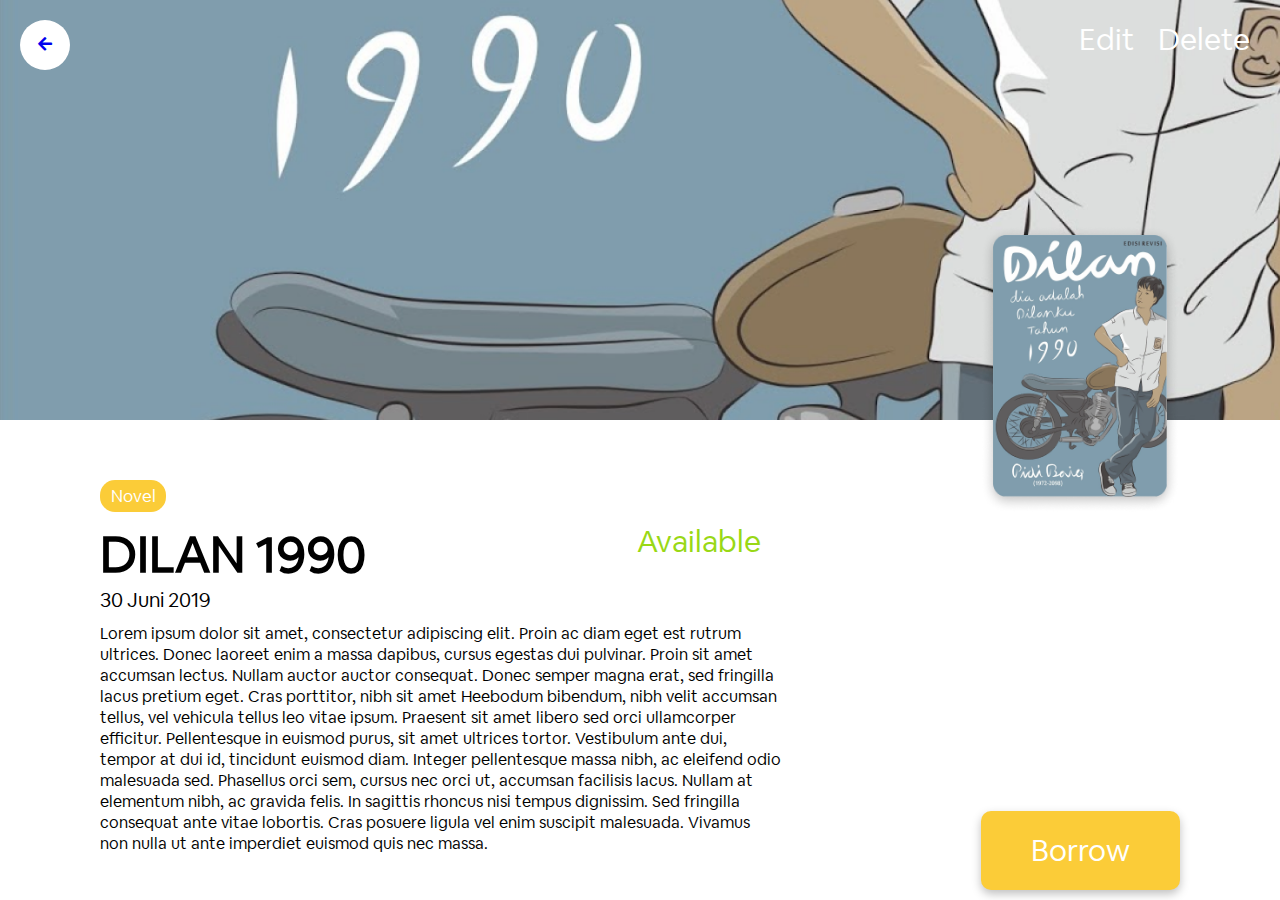
<file: book_detail.html>
<!DOCTYPE html>
<html lang="en">
<head>
	<meta charset="utf-8">
	<meta name="viewport" content="width=device-width, initial-scale=1, shrink-to-fit=no">
	<title>Book Detail</title>
	<link href="https://fonts.googleapis.com/css?family=Montserrat|Open+Sans&display=swap" rel="stylesheet">
	<link rel="stylesheet" type="text/css" href="https://cdnjs.cloudflare.com/ajax/libs/font-awesome/5.12.1/css/all.min.css">
	<link rel="stylesheet" href="assets/css/book_detail.css">
</head>
<body>
	<div class="container">
		<div class="thumbnail">
			<img src="assets/img/book-cover.png" alt="" class="img-thumbnail">
		</div>
		<header id="background">	
			<nav id="nav-bg">
				<div class="nav-arrow">
					<a href="home.html">
						<i class="fas fa-arrow-left"></i>
					</a>	
				</div>
				<div class="nav-admin-container">
					<a class="nav-admin" id="edit-btn">Edit</a>
						<div id="edit-modal" class="modal">
							<div class="edit-modal-content">
								<div class="modal-header">
									<span class="close"><i class="fas fa-times"></i></span>
									<h2>Edit Data</h2>
								</div>
								<div class="modal-body">
									<form action="" class="modal-form">
										<div class="form-group">
											<label for="url" class="form-label">Url Image</label>
											<input type="text" class="form-input" name="url" id="url" placeholder="http://gambar.com/dilan.jpg">
										</div>
										<div class="form-group">
											<label for="title" class="form-label">Title</label>
											<input type="text" class="form-input" name="title" id="title" placeholder="Dilan 1990">
										</div>
										<div class="form-group">
											<label for="description" class="form-label">Description</label>
											<textarea name="description" class="form-input" id="description" rows="5">Lorem ipsum dolor sit amet, consectetur adipiscing elit. Proin ac diam eget est rutrum ultrices. Donec laoreet enim a massa dapibus, cursus egestas dui pulvinar.</textarea>
										</div>
										<div class="form-group modal-btn">
											<button type="submit" class="submit-btn">Save</button>
										</div>
									</form>
								</div>
							</div>
						</div>
					<a class="nav-admin" id="delete-btn">Delete</a>
						<div id="delete-modal" class="modal">
							<div class="delete-modal-content">
								<div class="modal-header">
									<span class="close"><i class="fas fa-times"></i></span>
								</div>
								<div class="delete-modal-body">
									<img src="assets/img/checked.png" alt="">
									<p>Data <b>Dilan 1990</b> berhasil dihapus!</p>
								</div>
							</div>
						</div>
				</div>
			</nav>
		</header>
		<main>
			<article>
				<section class="detail">
					<div class="genre">
						<span>Novel</span>
					</div>
					<div class="book-detail">
						<div class="book-title">
							<h3>DILAN 1990</h3>
							<p id="date">30 Juni 2019</p>
						</div>
						<div class="book-status">
							<span>Available</span>
						</div>
					</div>
					<div class="synopsys">
						Lorem ipsum dolor sit amet, consectetur adipiscing elit. Proin ac diam eget est rutrum ultrices. Donec laoreet enim a massa dapibus, cursus egestas dui pulvinar. Proin sit amet accumsan lectus. Nullam auctor auctor consequat. Donec semper magna erat, sed fringilla lacus pretium eget. Cras porttitor, nibh sit amet Heebodum bibendum, nibh velit accumsan tellus, vel vehicula tellus leo vitae ipsum. Praesent sit amet libero sed orci ullamcorper efficitur. Pellentesque in euismod purus, sit amet ultrices tortor. Vestibulum ante dui, tempor at dui id, tincidunt euismod diam. Integer pellentesque massa nibh, ac eleifend odio malesuada sed. Phasellus orci sem, cursus nec orci ut, accumsan facilisis lacus. Nullam at elementum nibh, ac gravida felis. In sagittis rhoncus nisi tempus dignissim. Sed fringilla consequat ante vitae lobortis. Cras posuere ligula vel enim suscipit malesuada. Vivamus non nulla ut ante imperdiet euismod quis nec massa.
					</div>
				</section>
				<section class="rent">
					<a class="borrow-btn">Borrow</a class="borrow-btn">
				</section>
			</article>
		</main>
	</div>
	<script src="assets/js/book_detail.js"></script>
</body>
</html>
</file>
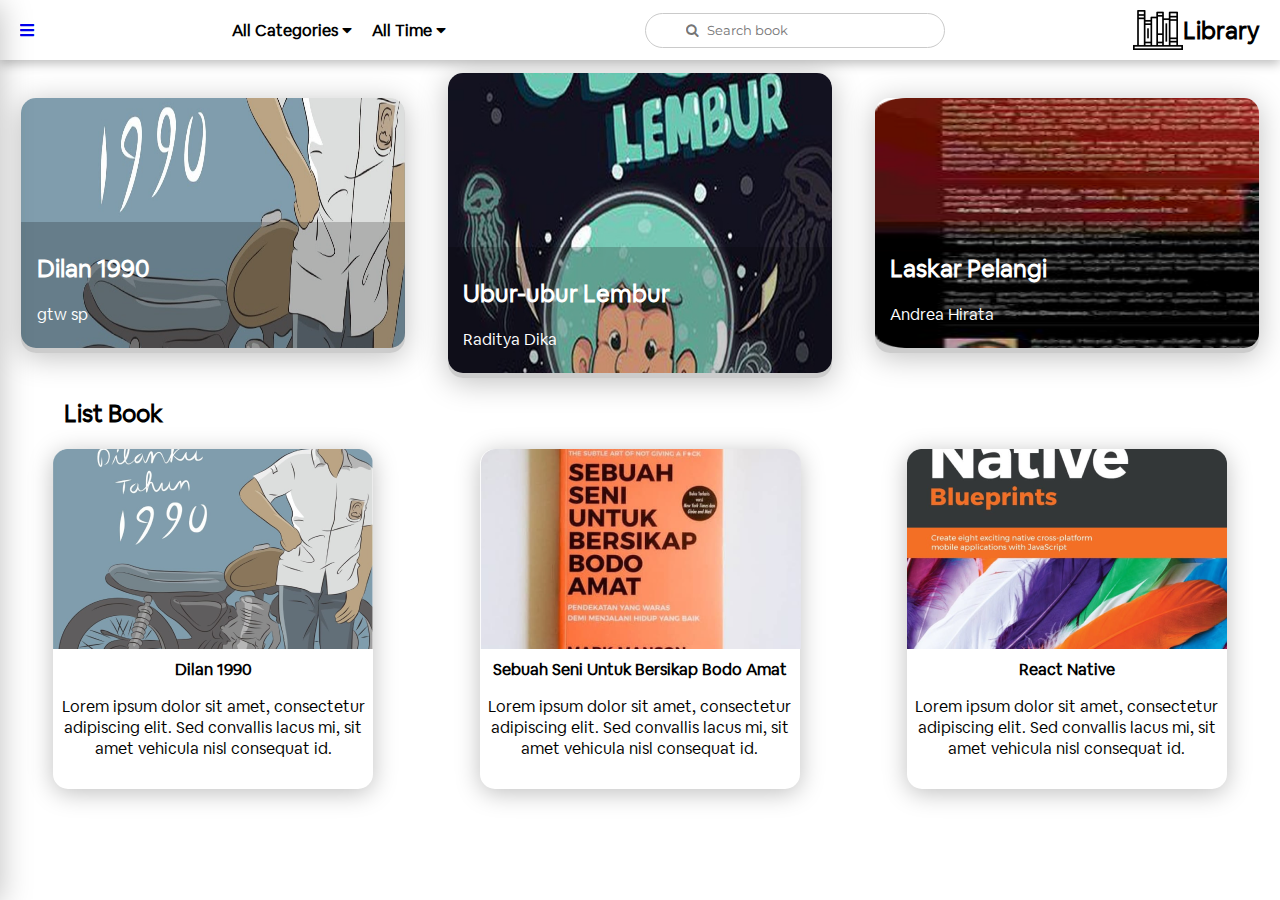
<file: home.html>
<!DOCTYPE html>
<html lang="en">
<head>
    <meta charset="UTF-8">
    <meta name="viewport" content="width=device-width, initial-scale=1.0">
    <title>Home</title>
    <link rel="stylesheet" type="text/css" href="//netdna.bootstrapcdn.com/font-awesome/4.1.0/css/font-awesome.min.css">
    <link href="https://fonts.googleapis.com/css?family=Montserrat&display=swap" rel="stylesheet">    
    <link rel="stylesheet" type="text/css" href="https://cdnjs.cloudflare.com/ajax/libs/font-awesome/5.12.1/css/all.min.css">
    <link rel="stylesheet" href="assets/css/home.css">
</head>
<body>
    <aside class="sidebar is-visible">
        <div class="sidebar-content flex-col">
            <div id="sidebar-profile">
                <img src="assets/img/45584233_524138308054985_5877540939093210292_n.png" alt="">
                <h3>Niki Zefanya</h3>
            </div>
            <div class="sidebar-nav flex-col">
                <div id="sidebar-explore" class="sidebar-items">
                    <a href="#">
                        <b>Explore</b>
                    </a>
                </div>
                <div id="sidebar-history" class="sidebar-items">
                    <a href="">
                        <b>History</b>
                    </a>
                </div>
                <div id="sidebar-add-book" class="sidebar-items">
                    <a href="#" id="add-btn">
                        <b>Add Book*</b>
                    </a>
                    <div id="add-modal" class="modal">
                        <div class="add-modal-content">
                            <div class="modal-header">
                                <span>
                                    <h1>Add Data</h1>
                                </span>
                                <span id="close-modal">
                                    <i class="fas fa-times fa-lg"></i>
                                </span>
                            </div>
                            <div class="modal-body">
                                <form action="" class="modal-form">
                                    <div class="form-group">
                                        <label for="url" class="form-label">Url Image</label>
                                        <input type="text" class="form-input" name="url" id="url" placeholder="Url Image...">
                                    </div>
                                    <div class="form-group">
                                        <label for="title" class="form-label">Title</label>
                                        <input type="text" class="form-input" name="title" id="title" placeholder="Title...">
                                    </div>
                                    <div class="form-group">
                                        <label for="description" class="form-label">Description</label>
                                        <textarea name="description" class="form-input" id="description" rows="5" placeholder="Description..."></textarea>
                                    </div>
                                    <div class="form-group modal-btn">
                                        <button type="submit" class="submit-btn">Save</button>
                                    </div>
                                </form>
                            </div>
                        </div>
                    </div>
                </div>
            </div>
        </div>
    </aside>
    <div class="all-content">
        <header>
            <nav class="flex-row">
                <span id="toggle-sidebar">
                    <a href="#"><i class="fas fa-bars"></i></a>
                </span>
                <span class="nav-link flex-row">
                    <div>
                        <span class="dropdown-categories"><b>All Categories <i class="fas fa-caret-down"></i></b></span>
                            <div id="categories-content">
                                <ul>
                                    <li>Novel</li>
                                    <li>Thriller</li>
                                </ul>
                            </div>
                    </div>
                    <div>
                        <span class="dropdown-time"><b>All Time <i class="fas fa-caret-down"></i></b></span>
                            <div id="time-content">
                                <ul>
                                    <li>All Time</li>
                                    <li>One Month</li>
                                    <li>One Week</li>
                                </ul>
                            </div>
                    </div>
                </span>
                <span class="nav-search">
                    <input type="text" id="search-input" placeholder="&#xf002;   Search book">
                </span>
                <span class="nav-icon">
                    <span>
                        <img src="assets/img/bookshelf.png" alt="" id="bookshelf">
                        <h2><b>Library</b></h2>
                    </span>
                </span>
            </nav>
        </header>
        <main class="flex-col">
            <article class="carousel">
                <div class="carousel-items">
                    <section class="img-carousel">
                        <div class="image-container">
                            <img src="assets/img/covernya.png" alt="">
                        </div>
                        <div class="carousel-desc">
                            <h2>Dilan 1990</h2>
                            <p>gtw sp</p>
                        </div>
                    </section>
                    <section class="img-carousel" id="carousel-main">
                        <div class="img-container">
                            <img src="assets/img/d96eff85-ae75-4f56-bdfc-dd7a055e7400.png" alt="">
                        </div>
                        <div class="carousel-desc">
                            <h2>Ubur-ubur Lembur</h2>
                            <p>Raditya Dika</p>
                        </div>
                    </section>
                    <section class="img-carousel">
                        <div class="img-container">
                            <img src="assets/img/laskar.png" alt="">
                        </div>
                        <div class="carousel-desc">
                            <h2>Laskar Pelangi</h2>
                            <p>Andrea Hirata</p>
                        </div>
                    </section>
                </div>
            </article>
            <article class="books-list">
                <div class="books-list-title">
                    <h2>List Book</h2>
                </div>
                <div class="books-list-content">
                    <section class="book-card">
                        <a href="book_detail.html">
                            <div class="img-book">
                                <img src="assets/img/book-list.png" alt="">
                            </div>
                            <div class="book-desc">
                                <p class="book-desc-title"><b>Dilan 1990</b></p>
                                <p class="book-desc-synopsys">Lorem ipsum dolor sit amet, consectetur adipiscing elit. Sed convallis lacus mi, sit amet vehicula nisl consequat id.</p>
                            </div>
                        </a>
                    </section>
                    <section class="book-card">
                        <div class="img-book">
                            <img src="assets/img/977994_346fec47-0d83-4c64-ac50-b3e121e797d0_700_700.png" alt="">
                        </div>
                        <div class="book-desc">
                            <p class="book-desc-title"><b>Sebuah Seni Untuk Bersikap Bodo Amat</b></p>
                            <p class="book-desc-synopsys">Lorem ipsum dolor sit amet, consectetur adipiscing elit. Sed convallis lacus mi, sit amet vehicula nisl consequat id.</p>
                    </section>
                    <section class="book-card">
                        <div class="img-book">
                            <img src="assets/img/3992f708-3a68-412d-b583-e19d6a02df80.png" alt="">
                        </div>
                        <div class="book-desc">
                            <p class="book-desc-title"><b>React Native</b></p>
                            <p class="book-desc-synopsys">Lorem ipsum dolor sit amet, consectetur adipiscing elit. Sed convallis lacus mi, sit amet vehicula nisl consequat id.</p>
                    </section>
                </div>
            </article>
        </main>
    </div>
    <script src="assets/js/home.js"></script>
</body>
</html>
</file>
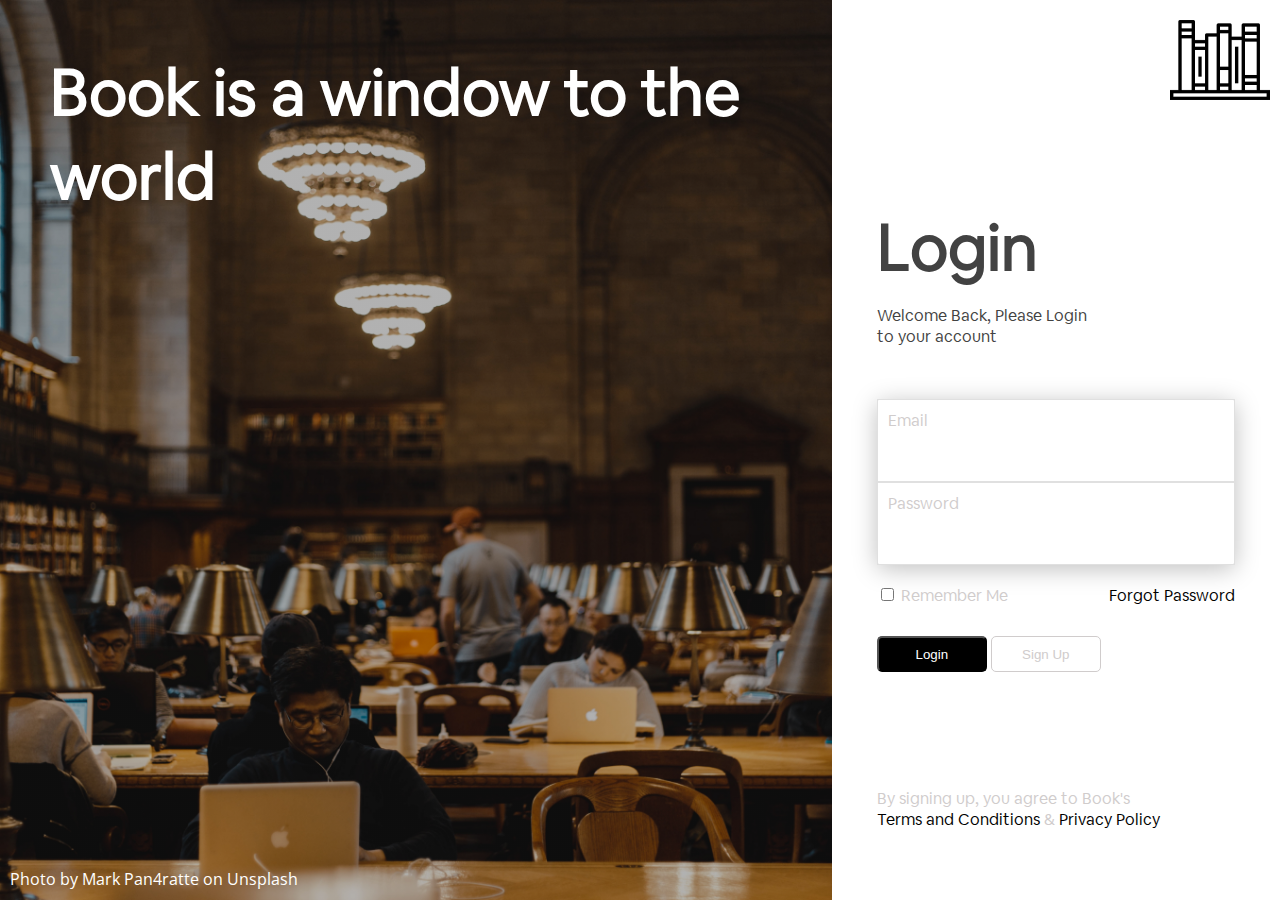
<file: login.html>
<!DOCTYPE html>
<html lang="en">
<head>
    <meta charset="UTF-8">
    <meta name="viewport" content="width=device-width, initial-scale=1.0">
    <title>Login</title>
    <link href="https://fonts.googleapis.com/css2?family=Montserrat:wght@600&family=Open+Sans&display=swap" rel="stylesheet">
    <link rel="stylesheet" href="assets/css/login.css">
</head>
<body>
    <div class="container flex-row">
        <div class="background flex-col">
            <h1 id="img-title" class="text-white main-font title">Book is a window to the world</h1>
            <p id="credit" class="text-white secondary-font">Photo by Mark Pan4ratte on Unsplash</p>
        </div>
        <div class="login-content flex-col">
            <header>
                <a href="index.html">
                    <img src="assets/img/bookshelf.png" alt="">
                </a>
            </header>
            <main class="flex-col main-font">
                <section class="form-info">
                    <h1 class="title text-dark-grey">Login</h1>
                    <p class="text-dark-grey">Welcome Back, Please Login <br> to your account</p>
                </section>
                <section class="form-content">
                    <form action="">
                        <div class="flex-col">
                            <div class="form-container">
                                <div class="input-container flex-col">
                                    <label for="email" class="text-grey">Email</label>
                                    <input type="text" name="email" id="email" class="borderless-input">
                                </div>
                                <div class="input-container flex-col">
                                    <label for="password" class="text-grey">Password</label>
                                    <input type="password" name="password" id="password" class="borderless-input">
                                </div>
                            </div>
                            <div class="form-confirmation flex-row">
                                <span>
                                    <input type="checkbox" name="remember" id="checkbox" value="1">
                                    <label for="checkbox" class="text-grey">Remember Me</label>
                                </span>
                                <span>
                                    <a href="">Forgot Password</a>
                                </span>
                            </div>
                            <div>
                                <a href="home.html" class="anchor-black"><button id="btn-login" type="button">Login</button></a>
                                <a href="register.html" class="anchor-white text-grey"><button id="btn-register" type="button">Sign Up</button></a>
                            </div>
                        </div>
                    </form>
                </section>
            </main>
            <footer class="flex-col main-font">
                <div>
                    <div class="text-grey">
                        By signing up, you agree to Book's
                    </div>
                    <div>
                        <a href="">Terms and Conditions</a> <span class="text-grey">&</span> <a href="">Privacy Policy</a>
                    </div>
                </div>
            </footer>
        </div>
    </div>
</body>
</html>
</file>
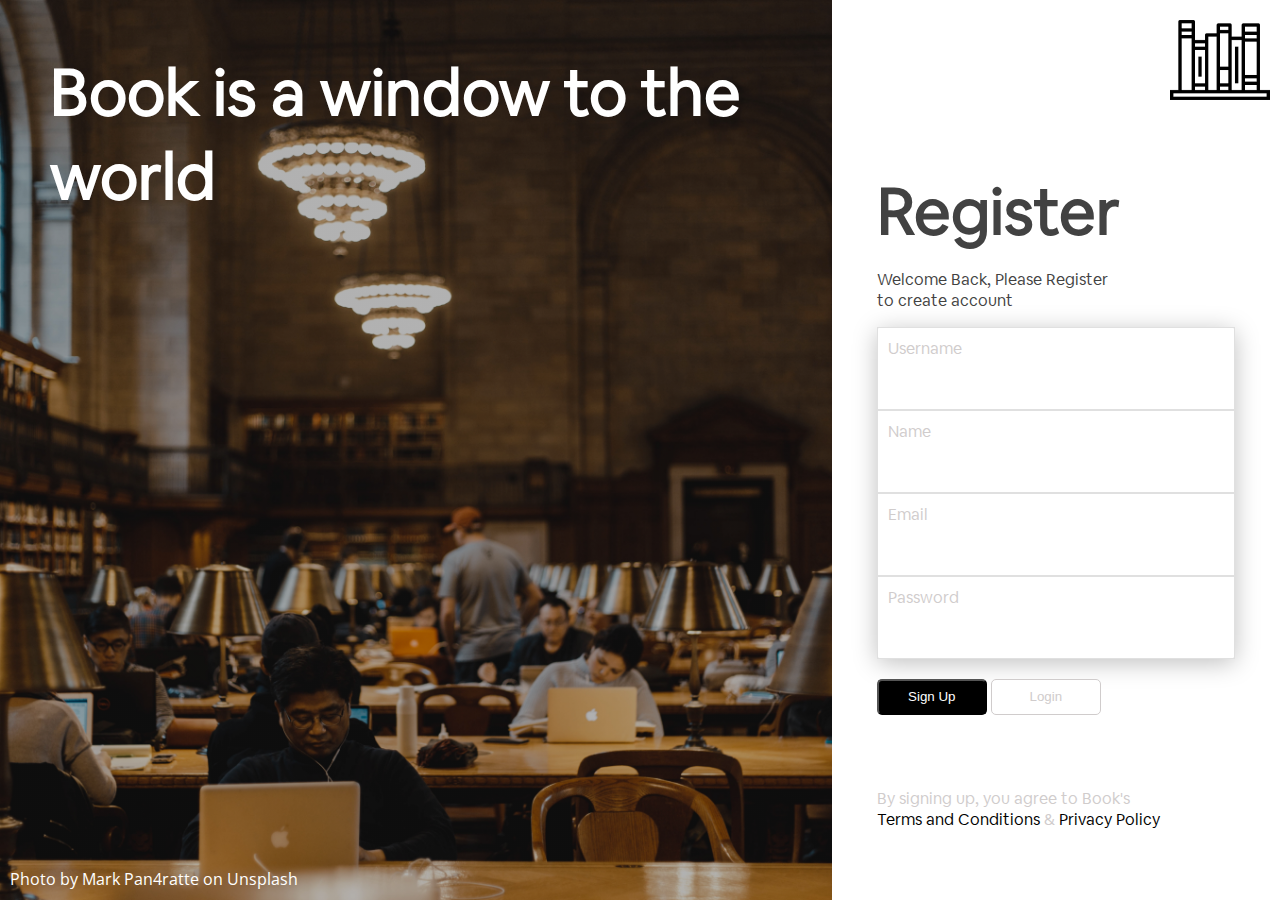
<file: register.html>
<!DOCTYPE html>
<html lang="en">
<head>
    <meta charset="UTF-8">
    <meta name="viewport" content="width=device-width, initial-scale=1.0">
    <title>Register</title>
    <link href="https://fonts.googleapis.com/css2?family=Montserrat:wght@600&family=Open+Sans&display=swap" rel="stylesheet">
    <link rel="stylesheet" href="assets/css/register.css">
</head>
<body>
    <div class="container flex-row">
        <div class="background flex-col">
            <h1 id="img-title" class="text-white main-font title">Book is a window to the world</h1>
            <p id="credit" class="text-white secondary-font">Photo by Mark Pan4ratte on Unsplash</p>
        </div>
        <div class="login-content flex-col">
            <header>
                <a href="index.html">
                    <img src="assets/img/bookshelf.png" alt="">
                </a>
            </header>
            <main class="flex-col main-font">
                <section class="form-info">
                    <h1 class="title text-dark-grey">Register</h1>
                    <p class="text-dark-grey">Welcome Back, Please Register <br> to create account</p>
                </section>
                <section class="form-content">
                    <form action="">
                        <div class="flex-col">
                            <div class="form-container">
                                <div class="input-container flex-col">
                                    <label for="username" class="text-grey">Username</label>
                                    <input type="text" name="username" id="username" class="borderless-input">
                                </div>
                                <div class="input-container flex-col">
                                    <label for="name" class="text-grey">Name</label>
                                    <input type="text" name="name" id="name" class="borderless-input">
                                </div>
                                <div class="input-container flex-col">
                                    <label for="email" class="text-grey">Email</label>
                                    <input type="email" name="email" id="email" class="borderless-input">
                                </div>
                                <div class="input-container flex-col">
                                    <label for="password" class="text-grey">Password</label>
                                    <input type="password" name="password" id="password" class="borderless-input">
                                </div>
                            </div>
                            <div>
                                <a href="register.html" class="anchor-black"><button id="btn-register" type="button">Sign Up</button></a>
                                <a href="login.html" class="anchor-white text-grey"><button id="btn-login" type="button">Login</button></a>
                            </div>
                        </div>
                    </form>
                </section>
            </main>
            <footer class="flex-col main-font">
                <div>
                    <div class="text-grey">
                        By signing up, you agree to Book's
                    </div>
                    <div>
                        <a href="">Terms and Conditions</a> <span class="text-grey">&</span> <a href="">Privacy Policy</a>
                    </div>
                </div>
            </footer>
        </div>
    </div>
</body>
</html>
</file>
<file: assets/css/book_detail.css>
@font-face {
    font-family: 'AirBnb';
    src: url('../font/airbnb-cereal-app-cufonfonts-webfont/AirbnbCerealBook.woff') format('woff')
}

html, body {
    margin: 0;
    padding: 0;
    height: 100%;
    width: 100%;
}
a.borrow-btn {
    font-family: 'AirBnb', 'Montserrat', sans-serif;

    font-size: 30px;
    color: #FFFFFF;
    background: #FBCC38;
    box-shadow: 0px 4px 10px rgba(0, 0, 0, 0.25);
    border-radius: 10px;
    padding: 20px 50px;
}
a.nav-admin {
    font-family: 'AirBnb', 'Montserrat', sans-serif;

    text-decoration: none;
    font-size: 30px;
    line-height: 39px;

    margin: 20px 10px;

    color: #FFFFFF;
}
a.nav-admin:hover {
    cursor: pointer;
}
button.nav-admin {
    font-family: 'AirBnb', 'Montserrat', sans-serif;

    text-decoration: none;
    font-size: 30px;
    line-height: 39px;

    margin: 20px 10px;

    color: #FFFFFF;
    background-color: rgba(0,0,0,0);
    border: none;
}
article {
    display: flex;
    flex-direction: row;
    justify-content: space-between;
}
div.book-detail	{
    display: flex;
    flex-direction: row;
    justify-content: space-between;
}
div.book-status {
    font-family: 'AirBnb', 'Montserrat', sans-serif;
    font-size: 30px;
    line-height: 39px;
    padding: 0 20px;

    color: #99D815;
}
div.container {
    height: 100%;
    display: flex;
    flex-direction: column;
    z-index: 1;
}
div.genre {
    color: #ffffff;

    font-family: 'AirBnb', 'Montserrat', sans-serif;
    font-size: 17px;
    line-height: 22px;

    background: #FBCC38;
    padding: 5px 8px;
    margin: 10px 0;
    border-radius: 15px;

    width: 50px;
    text-align: center;
}
div.nav-arrow {
    width: 50px;
    height: 50px;
    background: #ffffff;
    border-radius: 50%;
    display: flex;
    justify-content: center;
    align-items: center;
}
div.synopsys {
    font-family: 'AirBnb', 'Montserrat', sans-serif;
    margin: 10px 0;
}
div.thumbnail {
    top: 25%;
    width: 100%;
    display: flex;
    flex-direction: row;
    justify-content: flex-end;
    position: absolute;
    z-index: 2;
}
img.img-thumbnail {
    width: 200px;
    height: 288.81px;
    margin-right: 100px;
}
button {
    font-size: 30px;
    line-height: 39px;
}
h3 {
    font-family: 'AirBnb', 'Montserrat', sans-serif;
    font-size: 50px;
    margin: 0;
}
header#background {
    background-image: url(../img/covernya.png);
    background-size: cover;
    height: 50%;
}
nav {
    display: flex;
    flex-direction: row;
    justify-content: space-between;
    padding: 20px 20px;
}
main {
    margin: 50px 100px 10px;
    height: 50%;
    display: flex;
    flex-direction: row;
}
p#date {
    font-family: 'AirBnb', 'Montserrat', sans-serif;
    font-size: 20px;
    margin: 0;
}
section.detail {
    margin: 0 200px 0 0;
    display: flex;
    flex-direction: column;
}
section.rent {
    display: flex;
    flex-direction: column;
    justify-content: flex-end;
}
/* modal */
div.modal {
    display: none; 
    position: fixed; 
    z-index: 10;
    left: 0;
    top: 0;
    width: 100%; 
    height: 100%;
    overflow: auto;
    background-color: rgb(0,0,0);
    background-color: rgba(0,0,0,0.4);
    font-family: 'AirBnb', 'Montserrat', sans-serif;
}
div.edit-modal-content {
    display: flex;
    flex-direction: column;
    position: relative;
    background-color: #fefefe;
    margin: auto;
    padding: 0;
    border: 1px solid #888;
    border-radius: 20px;
    width: 80%;
    box-shadow: 0 4px 8px 0 rgba(0,0,0,0.2),0 6px 20px 0 rgba(0,0,0,0.19);
}
div.delete-modal-content {
    display: flex;
    flex-direction: column;
    position: relative;
    background-color: #fefefe;
    margin: auto;
    padding: 0;
    border: 1px solid #888;
    border-radius: 20px;
    height: 60%;
    width: 50%;
    box-shadow: 0 4px 8px 0 rgba(0,0,0,0.2),0 6px 20px 0 rgba(0,0,0,0.19);

}
.close {
    color: #000000;
    float: right;
    font-size: 28px;
    font-weight: bold;
}
.close:hover,
.close:focus {
    color: #ff0000;
    text-decoration: none;
    cursor: pointer;
}
.modal-header {
    margin: 25px 25px;
    padding: 2px 16px;
    color: #000000;
}
.modal-body {
    margin: 25px 25px;
    padding: 2px 16px;
}
.delete-modal-body {
    display: flex;
    flex-direction: column;
    justify-content: center;
    align-items: center;
    margin: 25px 25px;
    padding: 2px 16px;
}
div.form-group {
    display: flex;
    flex-direction: row;
    justify-content: space-between;
    margin: 20px 0;
}
div.modal-btn {
    display: flex;
    flex-direction: row;
    justify-content: flex-end;
}
button.submit-btn {
    border: none;
    background: #FBCC38;
    border-radius: 15px;
    color: #ffffff;
    padding: 10px 30px;
}
.form-label {
    font-size: 30px;
    width: 35%;
}
.form-input {
    border: 1px solid rgba(0, 0, 0, 0.5);
    border-radius: 10px;
    width: 90%;
    font-size: 30px;
    color: #C8BABA;
    padding: 20px 20px;
}

@media only screen, (min-width:1024px) and (max-width: 1440px) {
    div.delete-modal-body {
        margin-top: 0
    }
    div.delete-modal-body img {
        width: 200px;
    }
    div.delete-modal-body p {
        font-size: 150%;
    }    
}

/* mobile */
@media (max-width: 600px) {
    div.container {
        display: flex;
        flex-direction: column;
        justify-content: space-between;
    }
    nav {
        background-image: linear-gradient(0deg, rgba(0,0,0,0.2), rgba(0,0,0,0.2));
        width: 95%;
        position: fixed;
        z-index: 3;
    }
    div.nav-admin-container {
        display: flex;
        flex-direction: row;
    }
    button.nav-admin {
        margin-top: 0;
        margin-bottom: 0;
    }
    div.book-detail {
        display: flex;
        flex-direction: row;
        justify-content: flex-start;
    }
    div.book-status {
        top: 52%;
        width: 80%;
        display: flex;
        flex-direction: row;
        justify-content: flex-end;
        position: absolute;
        z-index: 2;
    }
    div.thumbnail {
        display: flex;
        flex-direction: row;
        justify-content: flex-start;
        align-items: center;
    }
    img.img-thumbnail {
        margin: 0;
    }
    main {
        margin: 0 50px;
    }
    article {
        display: flex;
        flex-direction: row;
        margin-top: 100px;
        width: 100%;
    }
    section.detail {
        margin-right: 0;
        margin-bottom: 100px;
    }
    div.synopsys {
        margin-bottom: 100px;
    }
    section.rent {
        display: flex;
        flex-direction: column;
    }
    a.borrow-btn {
        box-shadow: 0px 4px 10px rgba(0, 0, 0, 0.25);
        border-radius: 10px;
        padding: 20px 50px;
        z-index: 2;
        position: fixed;
        bottom: 5%;
        right: 6%;
        padding: 10px 20px;
    }
    div.edit-modal-content div.form-group {
        display: flex;
        flex-direction: column;
        justify-content: flex-start;
    }
    div.edit-modal-content .modal-header {
        margin-bottom: 0;
    }
    div.edit-modal-content .modal-body {
        margin-top: 0;
    }
    div.delete-modal-content {
        height: 50%;
        width: 80%;
    }
    div.edit-modal-content .modal-header {
        margin-bottom: 0;
    }
    div.edit-modal-content .modal-body {
        margin-top: 0;
    }
    div.delete-modal-body {
        margin-top: 0
    }
    div.delete-modal-body img {
        width: 150px;
    }
    div.delete-modal-body p {
        font-size: 120%;
    }
    .form-label {
        font-size: 25px;
        width: 35%;
    }
    .form-input {
        border: 1px solid rgba(0, 0, 0, 0.5);
        border-radius: 10px;
        width: 90%;
        font-size: 25px;
        color: #C8BABA;
        padding: 10px 10px;
    }
}
</file>
<file: assets/css/home.css>
@font-face {
    font-family: 'AirBnb';
    src: url('../font/airbnb-cereal-app-cufonfonts-webfont/AirbnbCerealBook.woff') format('woff')
}

html, body  {
    width: 100%;
    height: 100%;
    margin: 0;
    position: relative;
    z-index: 0;
}

body {
    display: flex;
    justify-content: flex-end;
    font-family: 'AirBnb', 'Montserrat', sans-serif;
}

div.all-content {
    display: flex;
    min-height: 0;
    flex-direction: column;

    flex-grow: 1;
    flex-shrink: 0;
    flex-basis: 0;

    padding: 0;
    position: relative;
    z-index: 1;
}

header nav {
    height: 60px;
    padding: 0 20px;
    
    justify-content: space-between;
    align-items: center;

    background: #FFFFFF;
    box-shadow: 0px 4px 10px rgba(0, 0, 0, 0.25);
}

header nav span ul {
    display: none;
}

nav span.nav-link div {
    margin: 0 10px;
}

nav span.nav-search input#search-input {
    height: 35px;
    width: 300px;
    background: #FFFFFF;
    border: 1px solid #CACACA;
    box-sizing: border-box;
    border-radius: 20px;
    padding: 0 40px;
    font-family: FontAwesome, 'Montserrat' !important;
}

nav span.nav-icon span{
    display: flex;
    flex-direction: row;
    justify-content: center;
    align-items: center;
}

nav span.nav-icon span p {
    font-size: 25px;
}

nav span img#bookshelf {
    height: 50px;
    width: 50px;
}

main {
    display: flex;
    flex-direction: column;
    z-index: -1;
}

main article.carousel div.carousel-items {
    width: 100%;
}

main article.carousel div.carousel-items {
    display: flex;
    flex-direction: row;
    justify-content: space-around;
    align-items: center;
    margin-top: 1%;
}

main article.books-list {
    display: flex;
    flex-direction: column;
}

main article.books-list div.books-list-content {
    display: flex;
    flex-direction: row;
    justify-content: space-around;
    flex-wrap: wrap;

    width: 100%;
}

main article.books-list div.books-list-title {
    margin-left: 5%;
}

main article.books-list div.books-list-content section.book-card {
    height: 340px;
    width: 320px;
    background: #FFFFFF;
    box-shadow: 0px 4px 25px rgba(0, 0, 0, 0.25);
    border-radius: 15px;
}

main article.books-list div.books-list-content section.book-card a {
    text-decoration: none;
    color: #000000;
}

main article.books-list div.books-list-content section.book-card div.book-desc {
    text-align: center;
}

main article.books-list div.books-list-content section.book-card div.book-desc p.book-desc-title {
    margin-top: 5px;
}

main article.books-list div.books-list-content section.book-card div.book-desc p.book-desc-synopsis {
    font-weight: bold;
    margin: 0 10px;
}

main article.carousel section.img-carousel {
    width: 30%;
    height: 100%;
    position: relative;
    box-shadow: 0px 4px 30px rgba(0, 0, 0, 0.25);
    border-radius: 15px;
}

main article.carousel section.img-carousel div.img-container {
    position: relative;
    top: 0;
    left: 0;
}

main article.carousel section.img-carousel div.carousel-desc {
    width: 100%;
    left: 0;
    bottom: 0;
    position: absolute;
    background: rgba(0, 0, 0, 0.2);
    border-radius: 0px 0px 15px 15px;
    color: #FFFFFF;
    padding: 3% 4%;
}   

main article.carousel section.img-carousel img {
    height: 250px;
    width: 100%;
    border-radius: 15px;
}

main article.carousel section.img-carousel#carousel-main img {
    height: 300px;
    }

aside.sidebar {
    z-index: 3;
}

aside.sidebar div.sidebar-content {
    align-items: center;
}

.sidebar {
    flex-grow: 0;
    flex-shrink: 0;
    flex-basis: auto;

    height: 100%;
}

.sidebar.is-visible  ~ .all-content {
    flex-basis: 100%;
}

/* Animation */
.all-content {
    transition: flex-basis .1s cubic-bezier(.465, .183, .153, .946);
    will-change: flex-basis;
}

.sidebar.is-visible  ~ .all-content {
    transition: flex-basis .3s cubic-bezier(.465, .183, .153, .946);
}

/* Look n feel */
* {
    box-sizing: border-box;
}

.sidebar-content {
    display: block;
    width: 300px;
    height: 100%;
    margin: 0;
    padding: 20px;
    background: #FFFFFF;
    box-shadow: 0px 4px 30px rgba(0, 0, 0, 0.25);
}

.all-content {
    padding: 20px;
}


div.sidebar-nav {
    align-self: flex-start;
}

div.sidebar-nav div.sidebar-items {
    margin: 15% 0;
}

div.sidebar-nav div a {
    text-decoration: none;
    color: #000000;
}

div.sidebar-nav div.sidebar-content div.sidebar-profile {
    display: flex;
    flex-direction: column;
    justify-content: center;
    align-items: center;
}

div.sidebar-nav div.sidebar-content div.sidebar-profile h3 {
    width: 100%;
    display: flex;
    justify-content: center;
    align-items: center;
    text-align: center;
}

/* modal */
div.modal {
    display: none; 
    position: fixed; 
    z-index: 10;
    left: 0;
    top: 0;
    width: 100%; 
    height: 100%;
    overflow: auto;
    background-color: rgb(0,0,0);
    background-color: rgba(0,0,0,0.4);
    font-family: 'Montserrat', sans-serif;
}
div.add-modal-content {
    display: flex;
    flex-direction: column;
    position: relative;
    background-color: #fefefe;
    margin: auto;
    padding: 0;
    border: 1px solid #888;
    border-radius: 20px;
    width: 80%;
    box-shadow: 0 4px 8px 0 rgba(0,0,0,0.2),0 6px 20px 0 rgba(0,0,0,0.19);
}
.modal-header {
    width: 95%;
    display: flex;
    flex-direction: row;
    justify-content: space-between;
    align-items: center;
    margin: 25px 25px;
    padding: 2px 16px;
    color: #000000;
}
span.close-modal i {
    float: right;
    font-size: 28px;
    font-weight: bold;
}
span.close-modal:hover,
span.close-modal:focus {
    color: #ff0000;
    text-decoration: none;
    cursor: pointer;
}

.modal-body {
    margin: 25px 25px;
    padding: 2px 16px;
}
div.form-group {
    display: flex;
    flex-direction: row;
    justify-content: space-between;
    margin: 20px 0;
}
div.modal-btn {
    display: flex;
    flex-direction: row;
    justify-content: flex-end;
}
button.submit-btn {
    border: none;
    font-size: 30px;
    background: #FBCC38;
    border-radius: 15px;
    color: #ffffff;
    padding: 20px 50px;
}
.form-label {
    font-size: 30px;
    width: 35%;
}
.form-input {
    border: 1px solid rgba(0, 0, 0, 0.5);
    border-radius: 10px;
    width: 90%;
    font-size: 30px;
    color: #C8BABA;
    padding: 20px 20px;
}

/* contekan */
.flex-col {
    display: flex;
    flex-direction: column;
}

.flex-row {
    display: flex;
    flex-direction: row;
}

/* andro or ios */
@media only screen and (max-width: 425px) {
    nav span.nav-link {
        display: none;
    }
    nav span.nav-search input#search-input {
        height: 35px;
        width: 150px;
        background: #FFFFFF;
        border: 1px solid #CACACA;
        box-sizing: border-box;
        border-radius: 20px;
        padding: 0 20px;
        text-align: center;
        font-family: FontAwesome !important;    
    }
    nav span.nav-icon p {
        display: none;
    }
    div.form-container {
        width: 100%;
    }
    main article.books-list  div.books-list-content section.book-card {
        margin: 5% 0;
    }
    main article.carousel div.carousel-items section.img-carousel {
        width: 100%;
    }
}
</file>
<file: assets/css/login.css>
@font-face {
    font-family: 'AirBnb';
    src: url('../font/airbnb-cereal-app-cufonfonts-webfont/AirbnbCerealBook.woff') format('woff')
}

html, body {
    margin: 0;
    padding: 0;
    height: 100%;
    width: 100%;
}
a {
    color: #000000;
    text-decoration: none;
}
a button {
    width: 110px;
    height: 36px;
}
a #btn-login {
    background: #000000;
    border-radius: 5px;
    color: #FFFFFF;        
}
a #btn-register {
    background: #FFFFFF;
    border: 1px solid #D0CCCC;
    box-sizing: border-box;
    border-radius: 5px;
    color: #D0CCCC;
}
div.container {
    height: 100%;
    width: 100%;
}
div.container div.background {
    background: linear-gradient(0deg, rgba(0, 0, 0, 0.3), rgba(0, 0, 0, 0.3)), url(../img/mollie-sivaram-_1gBVgy8gIU-unsplash.png);
    background-size: cover;
    width: 65%;
    justify-content: space-between;
}
div.container div.background h1#img-title  {
    margin: 50px;
}
div.container div.background p {
    margin: 10px;
}
div.container div.login-content {
    width: 35%;
    flex-grow: 2;
    justify-content: space-between;
}
div.container div.login-content header {
    height: 10%;
    display: flex;
    justify-content: flex-end;
}
div.container div.login-content header img {
    margin: 10px;
}
div.container div.login-content main {
    height: 60%;
    width: 80%;
    justify-content: space-evenly;
    align-self: center;
}
div.container div.login-content main section.form-content form div div.form-container {
    border-radius: 5px;
    box-shadow: 0px 4px 25px rgba(0, 0, 0, 0.25);
    margin-bottom: 20px;
}
div.container div.login-content main section.form-content form div div.form-confirmation {
    margin-bottom: 30px;
}
div.container div.login-content main section.form-content form div {
    justify-content: space-between;
}
div.container div.login-content footer{
    height: 10%;
    margin-bottom: 5%;
    justify-content: flex-start;
    align-self: center;
    width: 80%;
}

/* bakal banyak dipake */
.text-grey {
    color: #D0CCCC;
}
.text-white {
    color: #FFFFFF;
}
.text-dark-grey {
    color: #424242;
}
.flex-col {
    display: flex;
    flex-direction: column;
}
.flex-row {
    display: flex;
    flex-direction: row;
}
.main-font {
    font-family: 'AirBnb', 'Montserrat', sans-serif;
}
.secondary-font {
    font-family: 'Open Sans', sans-serif;
}
.input-container {
    border: 1px solid #E0E0E0;
    padding: 10px;
    box-sizing: border-box;
}
.borderless-input {
    display: block;
    border: none;
    box-sizing: border-box;
    border-radius: 5px;
    height: 40px;
    width: 100%;
    font-size: 20px;
    line-height: 26px;
    font-weight: bold;
}
.title {
    font-size: 64px;
    margin: 0;
}


/* laptop kicil */
@media only screen and (max-width: 1024px) {
    div.background {
        width: 50%;
    }
    div.login-content {
        width: 50%;
    }
    div.form-container {
        width: 100%;
    }
}

/* tab */
@media only screen and (max-width: 768px) {
    div.background {
        display: none;
    }
    div.form-container {
        width: 100%;
    }
}

/* andro or ios */
@media only screen and (max-width: 425px) {
    div.background {
        display: none;
    }
    div.form-container {
        width: 100%;
    }
}
</file>
<file: assets/css/register.css>
@font-face {
    font-family: 'AirBnb';
    src: url('../font/airbnb-cereal-app-cufonfonts-webfont/AirbnbCerealBook.woff') format('woff')
}

html, body {
    margin: 0;
    padding: 0;
    height: 100%;
    width: 100%;
}
a {
    color: #000000;
    text-decoration: none;
}
a button {
    width: 110px;
    height: 36px;
}
a #btn-login {
    background: #FFFFFF;
    border: 1px solid #D0CCCC;
    box-sizing: border-box;
    border-radius: 5px;
    color: #D0CCCC;      
}
a #btn-register {
    background: #000000;
    border-radius: 5px;
    color: #FFFFFF;  
}
div.container {
    height: 100%;
    width: 100%;
}
div.container div.background {
    background: linear-gradient(0deg, rgba(0, 0, 0, 0.3), rgba(0, 0, 0, 0.3)), url(../img/mollie-sivaram-_1gBVgy8gIU-unsplash.png);
    background-size: cover;
    width: 65%;
    justify-content: space-between;
}
div.container div.background h1#img-title  {
    margin: 50px;
}
div.container div.background p {
    margin: 10px;
}
div.container div.login-content {
    width: 35%;
    flex-grow: 2;
    justify-content: space-between;
}
div.container div.login-content header {
    height: 10%;
    display: flex;
    justify-content: flex-end;
}
div.container div.login-content header img {
    margin: 10px;
}
div.container div.login-content main {
    height: 60%;
    width: 80%;
    justify-content: space-evenly;
    align-self: center;
}
div.container div.login-content main section.form-content form div div.form-container {
    border-radius: 5px;
    box-shadow: 0px 4px 25px rgba(0, 0, 0, 0.25);
    margin-bottom: 20px;
}
div.container div.login-content main section.form-content form div div.form-confirmation {
    margin-bottom: 30px;
}
div.container div.login-content main section.form-content form div {
    justify-content: space-between;
}
div.container div.login-content footer{
    height: 10%;
    margin-bottom: 5%;
    justify-content: flex-start;
    align-self: center;
    width: 80%;
}

/* bakal banyak dipake */
.text-grey {
    color: #D0CCCC;
}
.text-white {
    color: #FFFFFF;
}
.text-dark-grey {
    color: #424242;
}
.flex-col {
    display: flex;
    flex-direction: column;
}
.flex-row {
    display: flex;
    flex-direction: row;
}
.main-font {
    font-family: 'AirBnb', 'Montserrat', sans-serif;
}
.secondary-font {
    font-family: 'Open Sans', sans-serif;
}
.input-container {
    border: 1px solid #E0E0E0;
    padding: 10px;
    box-sizing: border-box;
}
.borderless-input {
    display: block;
    border: none;
    box-sizing: border-box;
    border-radius: 5px;
    height: 40px;
    width: 100%;
    font-size: 20px;
    line-height: 26px;
    font-weight: bold;
}
.title {
    font-size: 64px;
    margin: 0;
}


/* laptop kicil */
@media only screen and (max-width: 1024px) {
    div.background {
        width: 50%;
    }
    div.login-content {
        width: 50%;
    }
    div.form-container {
        width: 100%;
    }
}

/* tab */
@media only screen and (max-width: 768px) {
    div.background {
        display: none;
    }
    div.form-container {
        width: 100%;
    }
}

/* andro or ios */
@media only screen and (max-width: 425px) {
    div.background {
        display: none;
    }
    div.form-container {
        width: 100%;
    }
}
</file>
